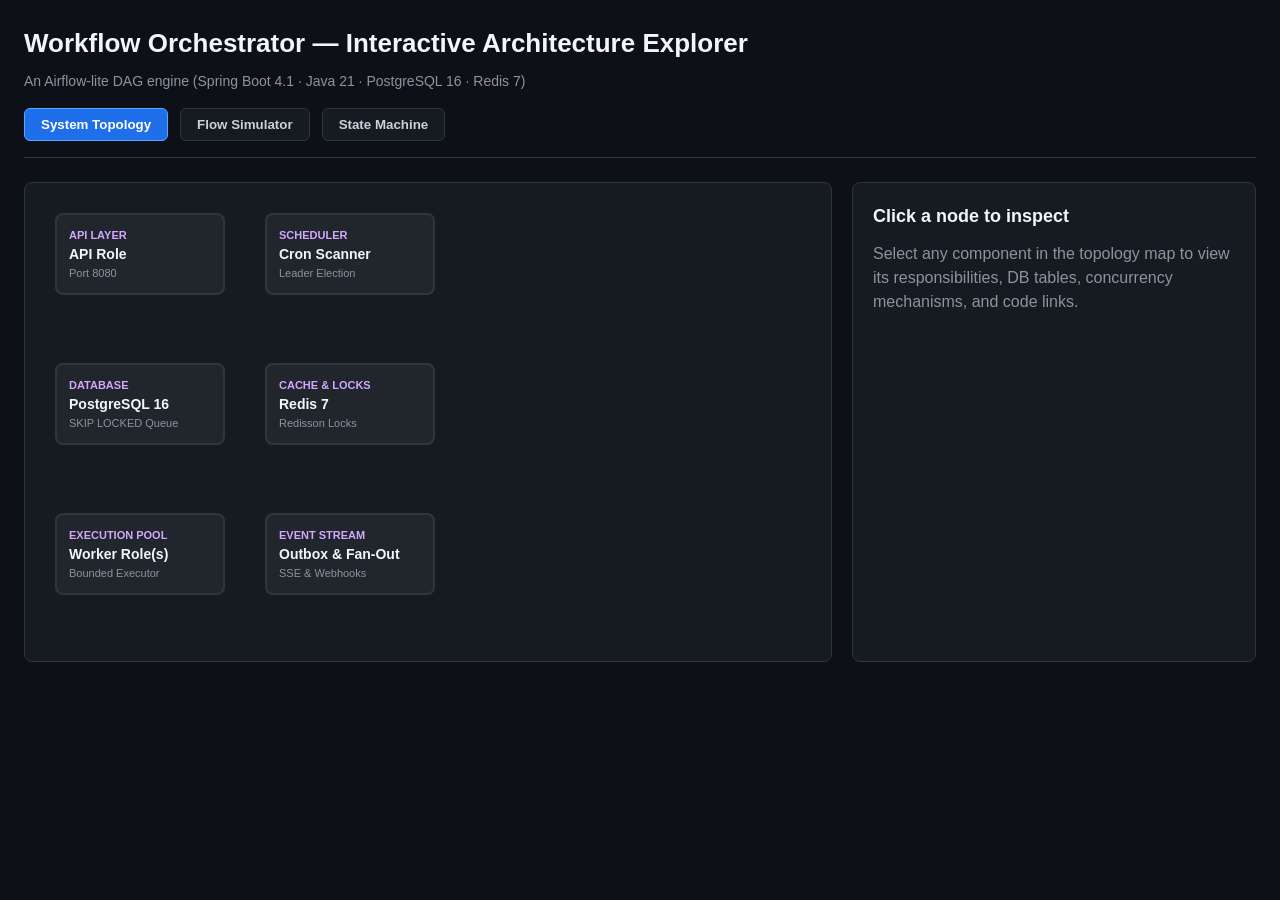
<file: docs/architecture.html>
<!DOCTYPE html>
<html lang="en">
<head>
  <meta charset="UTF-8">
  <meta name="viewport" content="width=device-width, initial-scale=1.0">
  <title>Workflow Orchestrator — Interactive Architecture Explorer</title>
  <style>
    :root {
      --bg: #0d1117;
      --card-bg: #161b22;
      --border: #30363d;
      --text: #c9d1d9;
      --text-heading: #f0f6fc;
      --primary: #58a6ff;
      --accent-green: #3fb950;
      --accent-red: #f85149;
      --accent-purple: #d2a8ff;
      --accent-yellow: #d29922;
    }
    * { box-sizing: border-box; margin: 0; padding: 0; }
    body {
      background-color: var(--bg);
      color: var(--text);
      font-family: -apple-system, BlinkMacSystemFont, "Segoe UI", Roboto, Helvetica, Arial, sans-serif;
      line-height: 1.5;
      padding: 24px;
    }
    header {
      margin-bottom: 24px;
      border-bottom: 1px solid var(--border);
      padding-bottom: 16px;
    }
    h1 { color: var(--text-heading); font-size: 26px; margin-bottom: 8px; }
    p.subtitle { color: #8b949e; font-size: 14px; }
    
    .nav-tabs {
      display: flex;
      gap: 12px;
      margin-top: 16px;
    }
    .tab-btn {
      background: var(--card-bg);
      border: 1px solid var(--border);
      color: var(--text);
      padding: 8px 16px;
      border-radius: 6px;
      cursor: pointer;
      font-weight: 600;
      transition: all 0.2s;
    }
    .tab-btn.active, .tab-btn:hover {
      background: #1f6feb;
      color: #ffffff;
      border-color: #58a6ff;
    }

    .tab-content { display: none; margin-top: 20px; }
    .tab-content.active { display: block; }

    /* Layout Grid */
    .grid { display: grid; grid-template-columns: 2fr 1fr; gap: 20px; }

    /* Component Cards */
    .topology-container {
      background: var(--card-bg);
      border: 1px solid var(--border);
      border-radius: 8px;
      padding: 20px;
      position: relative;
      min-height: 480px;
    }

    .node {
      position: absolute;
      background: #21262d;
      border: 2px solid var(--border);
      border-radius: 8px;
      padding: 12px;
      width: 170px;
      cursor: pointer;
      transition: all 0.3s;
    }
    .node:hover, .node.selected {
      border-color: var(--primary);
      box-shadow: 0 0 12px rgba(88, 166, 255, 0.4);
      transform: translateY(-2px);
    }
    .node-title { font-weight: 700; color: var(--text-heading); font-size: 14px; }
    .node-role { font-size: 11px; color: var(--accent-purple); text-transform: uppercase; font-weight: 600; }

    /* Inspection Panel */
    .panel {
      background: var(--card-bg);
      border: 1px solid var(--border);
      border-radius: 8px;
      padding: 20px;
    }
    .panel h2 { color: var(--text-heading); font-size: 18px; margin-bottom: 12px; }
    .panel-badge {
      display: inline-block;
      background: rgba(88, 166, 255, 0.15);
      color: var(--primary);
      padding: 4px 8px;
      border-radius: 4px;
      font-size: 12px;
      font-weight: 600;
      margin-bottom: 12px;
    }
    .panel-section { margin-bottom: 16px; }
    .panel-section h4 { color: #8b949e; font-size: 12px; text-transform: uppercase; margin-bottom: 4px; }

    /* Controls */
    .controls { display: flex; gap: 10px; margin-bottom: 16px; flex-wrap: wrap; }
    .action-btn {
      background: #238636;
      color: #fff;
      border: none;
      padding: 8px 14px;
      border-radius: 6px;
      font-weight: 600;
      cursor: pointer;
    }
    .action-btn:hover { background: #2ea043; }
  </style>
</head>
<body>
  <header>
    <h1>Workflow Orchestrator — Interactive Architecture Explorer</h1>
    <p class="subtitle">An Airflow-lite DAG engine (Spring Boot 4.1 · Java 21 · PostgreSQL 16 · Redis 7)</p>
    <div class="nav-tabs">
      <button class="tab-btn active" onclick="switchTab('topology')">System Topology</button>
      <button class="tab-btn" onclick="switchTab('simulator')">Flow Simulator</button>
      <button class="tab-btn" onclick="switchTab('statemachine')">State Machine</button>
    </div>
  </header>

  <!-- TAB 1: TOPOLOGY -->
  <div id="tab-topology" class="tab-content active">
    <div class="grid">
      <div class="topology-container" id="topology-map">
        <div class="node" style="top: 30px; left: 30px;" onclick="inspect('api')">
          <div class="node-role">API Layer</div>
          <div class="node-title">API Role</div>
          <p style="font-size: 11px; color: #8b949e;">Port 8080</p>
        </div>
        <div class="node" style="top: 30px; left: 240px;" onclick="inspect('scheduler')">
          <div class="node-role">Scheduler</div>
          <div class="node-title">Cron Scanner</div>
          <p style="font-size: 11px; color: #8b949e;">Leader Election</p>
        </div>
        <div class="node" style="top: 180px; left: 30px;" onclick="inspect('postgres')">
          <div class="node-role">Database</div>
          <div class="node-title">PostgreSQL 16</div>
          <p style="font-size: 11px; color: #8b949e;">SKIP LOCKED Queue</p>
        </div>
        <div class="node" style="top: 180px; left: 240px;" onclick="inspect('redis')">
          <div class="node-role">Cache &amp; Locks</div>
          <div class="node-title">Redis 7</div>
          <p style="font-size: 11px; color: #8b949e;">Redisson Locks</p>
        </div>
        <div class="node" style="top: 330px; left: 30px;" onclick="inspect('worker')">
          <div class="node-role">Execution Pool</div>
          <div class="node-title">Worker Role(s)</div>
          <p style="font-size: 11px; color: #8b949e;">Bounded Executor</p>
        </div>
        <div class="node" style="top: 330px; left: 240px;" onclick="inspect('outbox')">
          <div class="node-role">Event Stream</div>
          <div class="node-title">Outbox &amp; Fan-Out</div>
          <p style="font-size: 11px; color: #8b949e;">SSE &amp; Webhooks</p>
        </div>
      </div>

      <div class="panel" id="inspect-panel">
        <h2 id="panel-title">Click a node to inspect</h2>
        <div id="panel-body">
          <p style="color: #8b949e;">Select any component in the topology map to view its responsibilities, DB tables, concurrency mechanisms, and code links.</p>
        </div>
      </div>
    </div>
  </div>

  <!-- TAB 2: SIMULATOR -->
  <div id="tab-simulator" class="tab-content">
    <div class="controls">
      <button class="action-btn" onclick="runSimulation('trigger')">1. Trigger Run (API → Outbox)</button>
      <button class="action-btn" onclick="runSimulation('claim')">2. Claim Task (Worker SKIP LOCKED)</button>
      <button class="action-btn" onclick="runSimulation('retry')">3. Task Retry (Exponential Backoff)</button>
    </div>
    <div class="topology-container" style="min-height: 400px; background: #010409;">
      <div id="sim-log" style="font-family: monospace; font-size: 13px; color: #7ee787; padding: 16px; background: #161b22; border-radius: 6px; border: 1px solid #30363d; height: 350px; overflow-y: auto;">
        &gt; Simulation log ready. Click a scenario button above to start step-by-step animation...
      </div>
    </div>
  </div>

  <!-- TAB 3: STATE MACHINE -->
  <div id="tab-statemachine" class="tab-content">
    <div class="panel" style="max-width: 800px;">
      <h2>Task Lifecycle State Machine</h2>
      <p style="color: #8b949e; margin-bottom: 16px;">Pure state machine enforced by TaskStateMachine.java</p>
      <div style="background: #0d1117; padding: 20px; border-radius: 8px; border: 1px solid #30363d; font-family: monospace; font-size: 13px;">
        PENDING ──► SCHEDULED ──► RUNNING ──► SUCCESS<br>
        &nbsp;&nbsp;&nbsp;&nbsp;│&nbsp;&nbsp;&nbsp;&nbsp;&nbsp;&nbsp;&nbsp;&nbsp;&nbsp;&nbsp;&nbsp;&nbsp;│&nbsp;&nbsp;&nbsp;&nbsp;&nbsp;&nbsp;&nbsp;&nbsp;&nbsp;&nbsp;&nbsp;&nbsp;│<br>
        &nbsp;&nbsp;&nbsp;&nbsp;▼&nbsp;&nbsp;&nbsp;&nbsp;&nbsp;&nbsp;&nbsp;&nbsp;&nbsp;&nbsp;&nbsp;&nbsp;▼&nbsp;&nbsp;&nbsp;&nbsp;&nbsp;&nbsp;&nbsp;&nbsp;&nbsp;&nbsp;&nbsp;&nbsp;▼<br>
        SKIPPED&nbsp;&nbsp;&nbsp;&nbsp;&nbsp;&nbsp;CANCELLED&nbsp;&nbsp;&nbsp;&nbsp;&nbsp;FAILED ──► UP_FOR_RETRY ──► SCHEDULED<br>
        &nbsp;&nbsp;&nbsp;&nbsp;&nbsp;&nbsp;&nbsp;&nbsp;&nbsp;&nbsp;&nbsp;&nbsp;&nbsp;&nbsp;&nbsp;&nbsp;&nbsp;&nbsp;&nbsp;&nbsp;&nbsp;&nbsp;&nbsp;&nbsp;&nbsp;&nbsp;&nbsp;&nbsp;&nbsp;&nbsp;└──► DEAD_LETTERED ──► SCHEDULED (replay)
      </div>
    </div>
  </div>

  <script>
    const data = {
      api: {
        title: "API Role (Port 8080)",
        badge: "ROLES=api",
        desc: "Serves REST endpoints for DAG registration, manual run triggers, and queries. Enforces idempotency via request-hash checks and token-bucket rate limiting.",
        tables: ["dag", "dag_task", "dag_run", "task_instance", "idempotency_record"],
        guarantee: "API-level & DB-level unique idempotency keys prevent duplicate run execution.",
        link: "https://github.com/gitanshulbisht/workflow-orchestrator/tree/main/backend/src/main/java/com/buildathon/orchestrator/api"
      },
      scheduler: {
        title: "Scheduler Role",
        badge: "ROLES=scheduler",
        desc: "Leader-elected cron scanner (2s tick). Scans due schedules and reaps tasks with stale heartbeats (>30s).",
        tables: ["dag_schedule", "task_instance"],
        guarantee: "Redisson distributed tryLock ensures exactly one scheduler scans schedules across multiple instances.",
        link: "https://github.com/gitanshulbisht/workflow-orchestrator/tree/main/backend/src/main/java/com/buildathon/orchestrator/scheduling"
      },
      postgres: {
        title: "PostgreSQL 16 Engine",
        badge: "SKIP LOCKED Queue",
        desc: "Transactional source of truth housing 12 Flyway tables. Task queueing uses SELECT FOR UPDATE SKIP LOCKED for lock-free distributed worker claims.",
        tables: ["task_instance", "task_attempt", "outbox_event", "dead_letter"],
        guarantee: "Transactional atomicity between state changes and outbox event records.",
        link: "https://github.com/gitanshulbisht/workflow-orchestrator/tree/main/backend/src/main/resources/db/migration"
      },
      redis: {
        title: "Redis 7 Cluster",
        badge: "Distributed Locks & Pub/Sub",
        desc: "Handles Redisson RLock leader election, RRateLimiter token buckets, DAG definition caching, and pub/sub event broadcasting.",
        tables: ["In-memory Keyspace"],
        guarantee: "Zero-wait distributed mutex lock acquisitions.",
        link: "https://github.com/gitanshulbisht/workflow-orchestrator/tree/main/backend/src/main/java/com/buildathon/orchestrator/lock"
      },
      worker: {
        title: "Worker Role(s)",
        badge: "ROLES=worker",
        desc: "Polls ready tasks, claims via SKIP LOCKED, executes tasks outside DB transactions, and maintains continuous row heartbeats.",
        tables: ["task_instance", "task_attempt"],
        guarantee: "At-most-once execution per claimed task row with exponential backoff + jitter retries.",
        link: "https://github.com/gitanshulbisht/workflow-orchestrator/tree/main/backend/src/main/java/com/buildathon/orchestrator/worker"
      },
      outbox: {
        title: "Outbox Relay & Fan-Out",
        badge: "SSE + Webhooks",
        desc: "Polls PENDING outbox events every 1s, publishes to Redis pub/sub, and streams live events to React UI via SSE and HMAC webhooks.",
        tables: ["outbox_event", "webhook", "webhook_delivery"],
        guarantee: "At-least-once outbox event delivery without lost updates.",
        link: "https://github.com/gitanshulbisht/workflow-orchestrator/tree/main/backend/src/main/java/com/buildathon/orchestrator/outbox"
      }
    };

    function switchTab(name) {
      document.querySelectorAll('.tab-btn').forEach(b => b.classList.remove('active'));
      document.querySelectorAll('.tab-content').forEach(c => c.classList.remove('active'));
      event.target.classList.add('active');
      document.getElementById('tab-' + name).classList.add('active');
    }

    function inspect(key) {
      const item = data[key];
      if(!item) return;
      const html = `
        <span class="panel-badge">${item.badge}</span>
        <p style="margin-bottom: 12px; font-size: 13px;">${item.desc}</p>
        <div class="panel-section">
          <h4>Concurrency Guarantee</h4>
          <p style="font-size: 12px; color: #7ee787;">${item.guarantee}</p>
        </div>
        <div class="panel-section">
          <h4>Key Tables</h4>
          <p style="font-size: 12px; color: var(--accent-purple);">${item.tables.join(", ")}</p>
        </div>
        <a href="${item.link}" target="_blank" style="color: var(--primary); font-size: 12px; text-decoration: underline;">View Source Code →</a>
      `;
      document.getElementById('panel-title').innerText = item.title;
      document.getElementById('panel-body').innerHTML = html;
    }

    function runSimulation(type) {
      const log = document.getElementById('sim-log');
      if (type === 'trigger') {
        log.innerHTML += `<br>[${new Date().toLocaleTimeString()}] POST /api/v1/dags/1/runs received with Idempotency-Key.`;
        log.innerHTML += `<br>[${new Date().toLocaleTimeString()}] DB TX: Insert dag_run(PENDING), task_instance(SCHEDULED), outbox_event(DAG_RUN_CREATED).`;
        log.innerHTML += `<br>[${new Date().toLocaleTimeString()}] OutboxRelay sweep: PENDING -> Redis pub/sub channel 'orchestrator:events' -> SSE broadcast.`;
      } else if (type === 'claim') {
        log.innerHTML += `<br>[${new Date().toLocaleTimeString()}] Worker thread poll: SELECT * FROM task_instance WHERE state='SCHEDULED' FOR UPDATE SKIP LOCKED.`;
        log.innerHTML += `<br>[${new Date().toLocaleTimeString()}] Worker claims task 101 -> state=RUNNING, started_at=now(), heartbeat_at=now().`;
        log.innerHTML += `<br>[${new Date().toLocaleTimeString()}] Task execution running in background; heartbeat refresher active.`;
      } else if (type === 'retry') {
        log.innerHTML += `<br>[${new Date().toLocaleTimeString()}] Task 101 attempt 1 failed with exit code 1.`;
        log.innerHTML += `<br>[${new Date().toLocaleTimeString()}] BackoffCalculator: raw = 5.0 * 2.0^0 = 5s. Jitter delay = 3.2s.`;
        log.innerHTML += `<br>[${new Date().toLocaleTimeString()}] State updated: UP_FOR_RETRY -> scheduled_at = now() + 3.2s. Re-enters queue.`;
      }
      log.scrollTop = log.scrollHeight;
    }
  </script>
</body>
</html>
</file>
